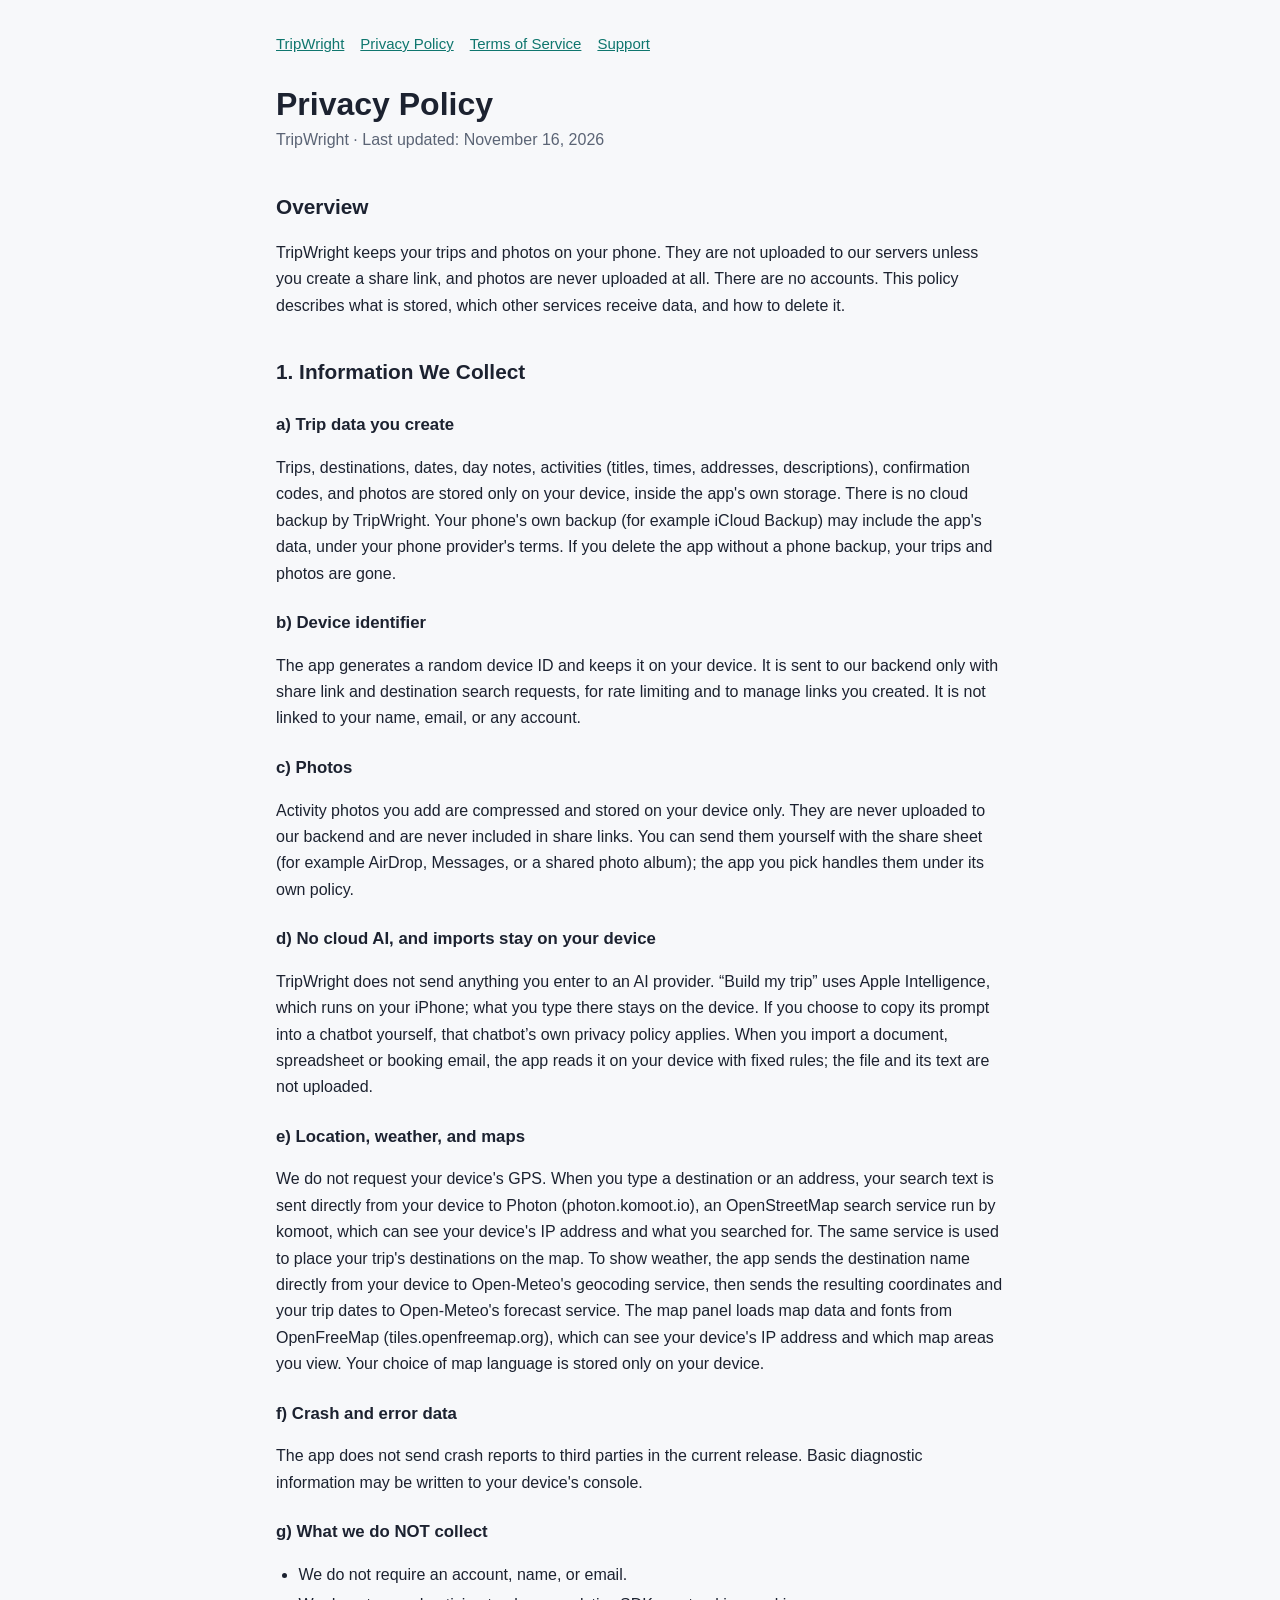
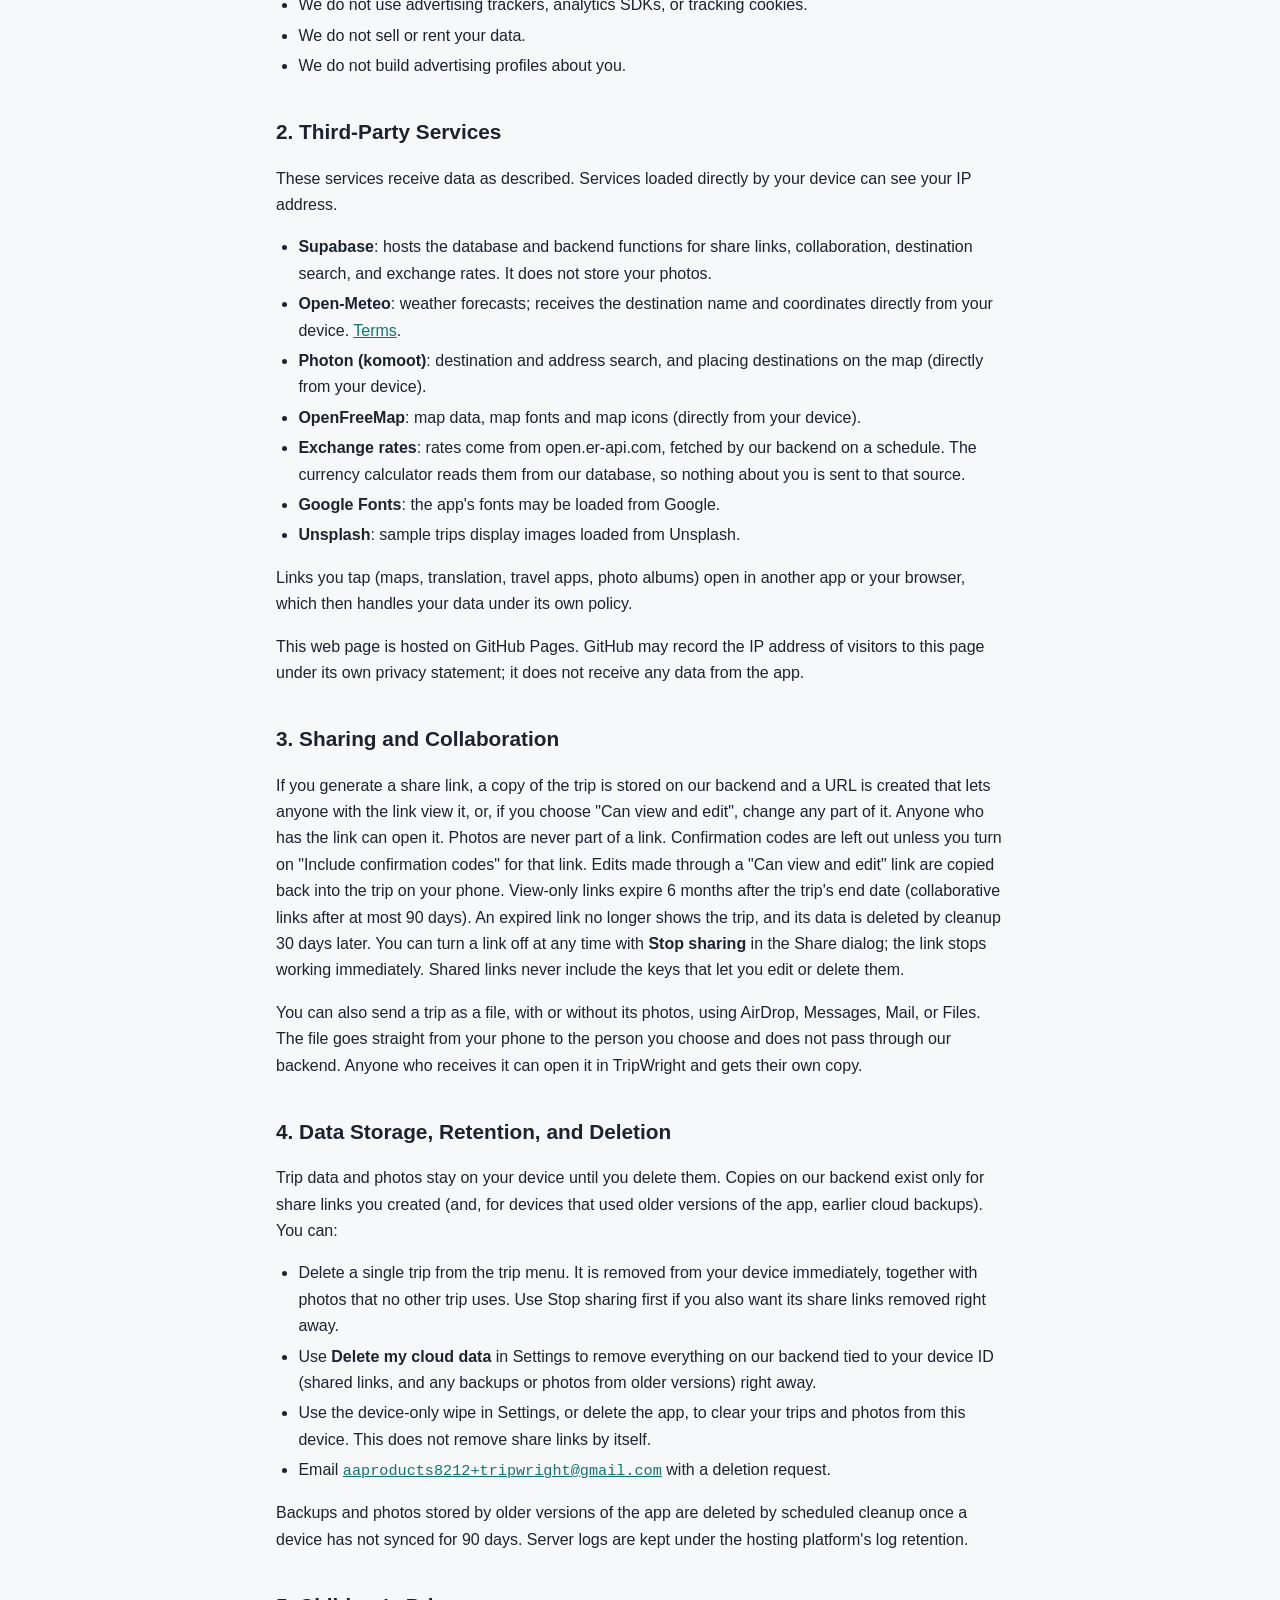
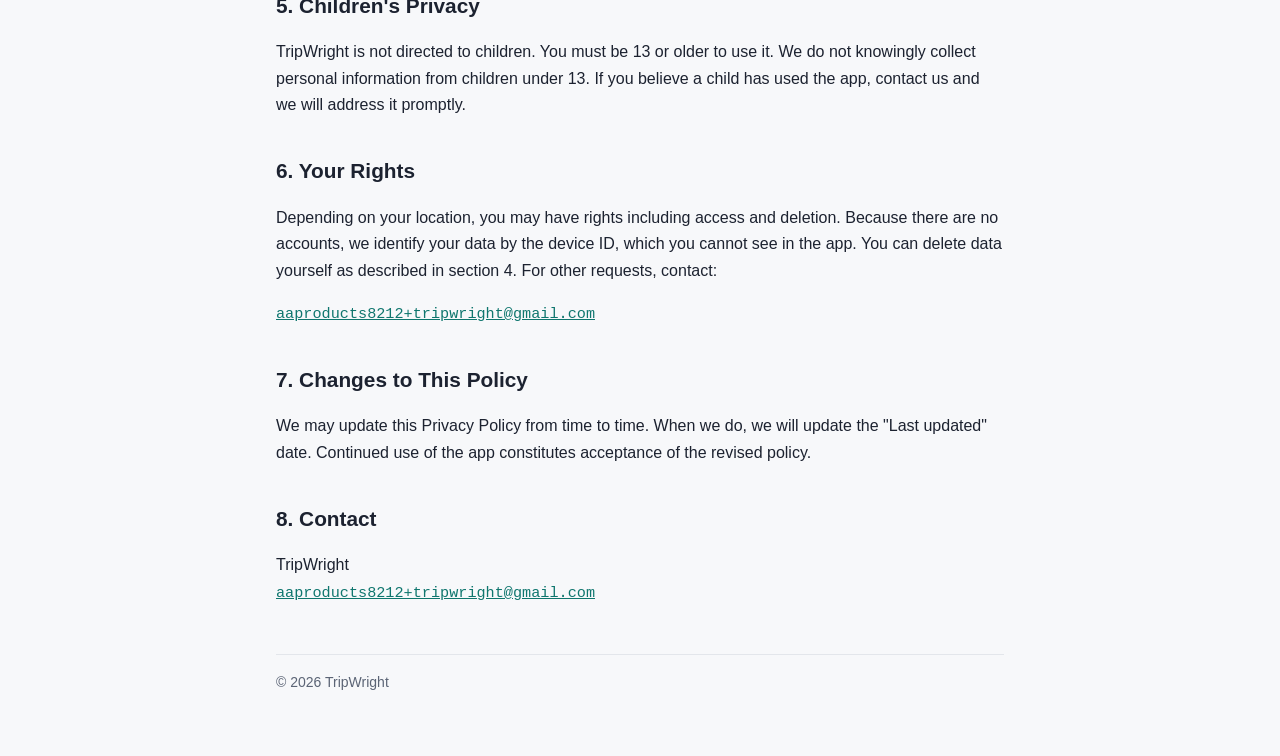
<file: privacy/index.html>
<!doctype html>
<html lang="en">
<head>
<meta charset="utf-8">
<meta name="viewport" content="width=device-width, initial-scale=1">
<title>TripWright Privacy Policy</title>
<meta name="description" content="How TripWright handles your data: trips and photos stay on your phone, no accounts, no cloud AI, no tracking.">
<link rel="stylesheet" href="../style.css">
</head>
<body>
<main>
<nav><a href="../">TripWright</a><a href="../privacy/">Privacy Policy</a><a href="../terms/">Terms of Service</a><a href="../#support">Support</a></nav>
<article>
<h1>Privacy Policy</h1>
<p class="meta">TripWright · Last updated: November 16, 2026</p>

<h2>Overview</h2>
<p>TripWright keeps your trips and photos on your phone. They are not uploaded to our servers unless you create a share link, and photos are never uploaded at all. There are no accounts. This policy describes what is stored, which other services receive data, and how to delete it.</p>

<h2>1. Information We Collect</h2>
<h3>a) Trip data you create</h3>
<p>Trips, destinations, dates, day notes, activities (titles, times, addresses, descriptions), confirmation codes, and photos are stored only on your device, inside the app's own storage. There is no cloud backup by TripWright. Your phone's own backup (for example iCloud Backup) may include the app's data, under your phone provider's terms. If you delete the app without a phone backup, your trips and photos are gone.</p>

<h3>b) Device identifier</h3>
<p>The app generates a random device ID and keeps it on your device. It is sent to our backend only with share link and destination search requests, for rate limiting and to manage links you created. It is not linked to your name, email, or any account.</p>

<h3>c) Photos</h3>
<p>Activity photos you add are compressed and stored on your device only. They are never uploaded to our backend and are never included in share links. You can send them yourself with the share sheet (for example AirDrop, Messages, or a shared photo album); the app you pick handles them under its own policy.</p>

<h3>d) No cloud AI, and imports stay on your device</h3>
<p>TripWright does not send anything you enter to an AI provider. &ldquo;Build my trip&rdquo; uses Apple Intelligence, which runs on your iPhone; what you type there stays on the device. If you choose to copy its prompt into a chatbot yourself, that chatbot&rsquo;s own privacy policy applies. When you import a document, spreadsheet or booking email, the app reads it on your device with fixed rules; the file and its text are not uploaded.</p>

<h3>e) Location, weather, and maps</h3>
<p>We do not request your device's GPS. When you type a destination or an address, your search text is sent directly from your device to Photon (photon.komoot.io), an OpenStreetMap search service run by komoot, which can see your device's IP address and what you searched for. The same service is used to place your trip's destinations on the map. To show weather, the app sends the destination name directly from your device to Open-Meteo's geocoding service, then sends the resulting coordinates and your trip dates to Open-Meteo's forecast service. The map panel loads map data and fonts from OpenFreeMap (tiles.openfreemap.org), which can see your device's IP address and which map areas you view. Your choice of map language is stored only on your device.</p>

<h3>f) Crash and error data</h3>
<p>The app does not send crash reports to third parties in the current release. Basic diagnostic information may be written to your device's console.</p>

<h3>g) What we do NOT collect</h3>
<ul>
<li>We do not require an account, name, or email.</li>
<li>We do not use advertising trackers, analytics SDKs, or tracking cookies.</li>
<li>We do not sell or rent your data.</li>
<li>We do not build advertising profiles about you.</li>
</ul>

<h2>2. Third-Party Services</h2>
<p>These services receive data as described. Services loaded directly by your device can see your IP address.</p>
<ul>
<li><strong>Supabase</strong>: hosts the database and backend functions for share links, collaboration, destination search, and exchange rates. It does not store your photos.</li>
<li><strong>Open-Meteo</strong>: weather forecasts; receives the destination name and coordinates directly from your device. <a href="https://open-meteo.com/en/terms">Terms</a>.</li>
<li><strong>Photon (komoot)</strong>: destination and address search, and placing destinations on the map (directly from your device).</li>
<li><strong>OpenFreeMap</strong>: map data, map fonts and map icons (directly from your device).</li>
<li><strong>Exchange rates</strong>: rates come from open.er-api.com, fetched by our backend on a schedule. The currency calculator reads them from our database, so nothing about you is sent to that source.</li>
<li><strong>Google Fonts</strong>: the app's fonts may be loaded from Google.</li>
<li><strong>Unsplash</strong>: sample trips display images loaded from Unsplash.</li>
</ul>
<p>Links you tap (maps, translation, travel apps, photo albums) open in another app or your browser, which then handles your data under its own policy.</p>
<p>This web page is hosted on GitHub Pages. GitHub may record the IP address of visitors to this page under its own privacy statement; it does not receive any data from the app.</p>

<h2>3. Sharing and Collaboration</h2>
<p>If you generate a share link, a copy of the trip is stored on our backend and a URL is created that lets anyone with the link view it, or, if you choose "Can view and edit", change any part of it. Anyone who has the link can open it. Photos are never part of a link. Confirmation codes are left out unless you turn on "Include confirmation codes" for that link. Edits made through a "Can view and edit" link are copied back into the trip on your phone. View-only links expire 6 months after the trip's end date (collaborative links after at most 90 days). An expired link no longer shows the trip, and its data is deleted by cleanup 30 days later. You can turn a link off at any time with <strong>Stop sharing</strong> in the Share dialog; the link stops working immediately. Shared links never include the keys that let you edit or delete them.</p>
<p>You can also send a trip as a file, with or without its photos, using AirDrop, Messages, Mail, or Files. The file goes straight from your phone to the person you choose and does not pass through our backend. Anyone who receives it can open it in TripWright and gets their own copy.</p>

<h2>4. Data Storage, Retention, and Deletion</h2>
<p>Trip data and photos stay on your device until you delete them. Copies on our backend exist only for share links you created (and, for devices that used older versions of the app, earlier cloud backups). You can:</p>
<ul>
<li>Delete a single trip from the trip menu. It is removed from your device immediately, together with photos that no other trip uses. Use Stop sharing first if you also want its share links removed right away.</li>
<li>Use <strong>Delete my cloud data</strong> in Settings to remove everything on our backend tied to your device ID (shared links, and any backups or photos from older versions) right away.</li>
<li>Use the device-only wipe in Settings, or delete the app, to clear your trips and photos from this device. This does not remove share links by itself.</li>
<li>Email <a class="mail" href="mailto:aaproducts8212+tripwright@gmail.com">aaproducts8212+tripwright@gmail.com</a> with a deletion request.</li>
</ul>
<p>Backups and photos stored by older versions of the app are deleted by scheduled cleanup once a device has not synced for 90 days. Server logs are kept under the hosting platform's log retention.</p>

<h2>5. Children's Privacy</h2>
<p>TripWright is not directed to children. You must be 13 or older to use it. We do not knowingly collect personal information from children under 13. If you believe a child has used the app, contact us and we will address it promptly.</p>

<h2>6. Your Rights</h2>
<p>Depending on your location, you may have rights including access and deletion. Because there are no accounts, we identify your data by the device ID, which you cannot see in the app. You can delete data yourself as described in section 4. For other requests, contact:</p>
<p><a class="mail" href="mailto:aaproducts8212+tripwright@gmail.com">aaproducts8212+tripwright@gmail.com</a></p>

<h2>7. Changes to This Policy</h2>
<p>We may update this Privacy Policy from time to time. When we do, we will update the "Last updated" date. Continued use of the app constitutes acceptance of the revised policy.</p>

<h2>8. Contact</h2>
<p>TripWright<br><a class="mail" href="mailto:aaproducts8212+tripwright@gmail.com">aaproducts8212+tripwright@gmail.com</a></p>
</article>
<footer>© 2026 TripWright</footer>
</main>
</body>
</html>
</file>
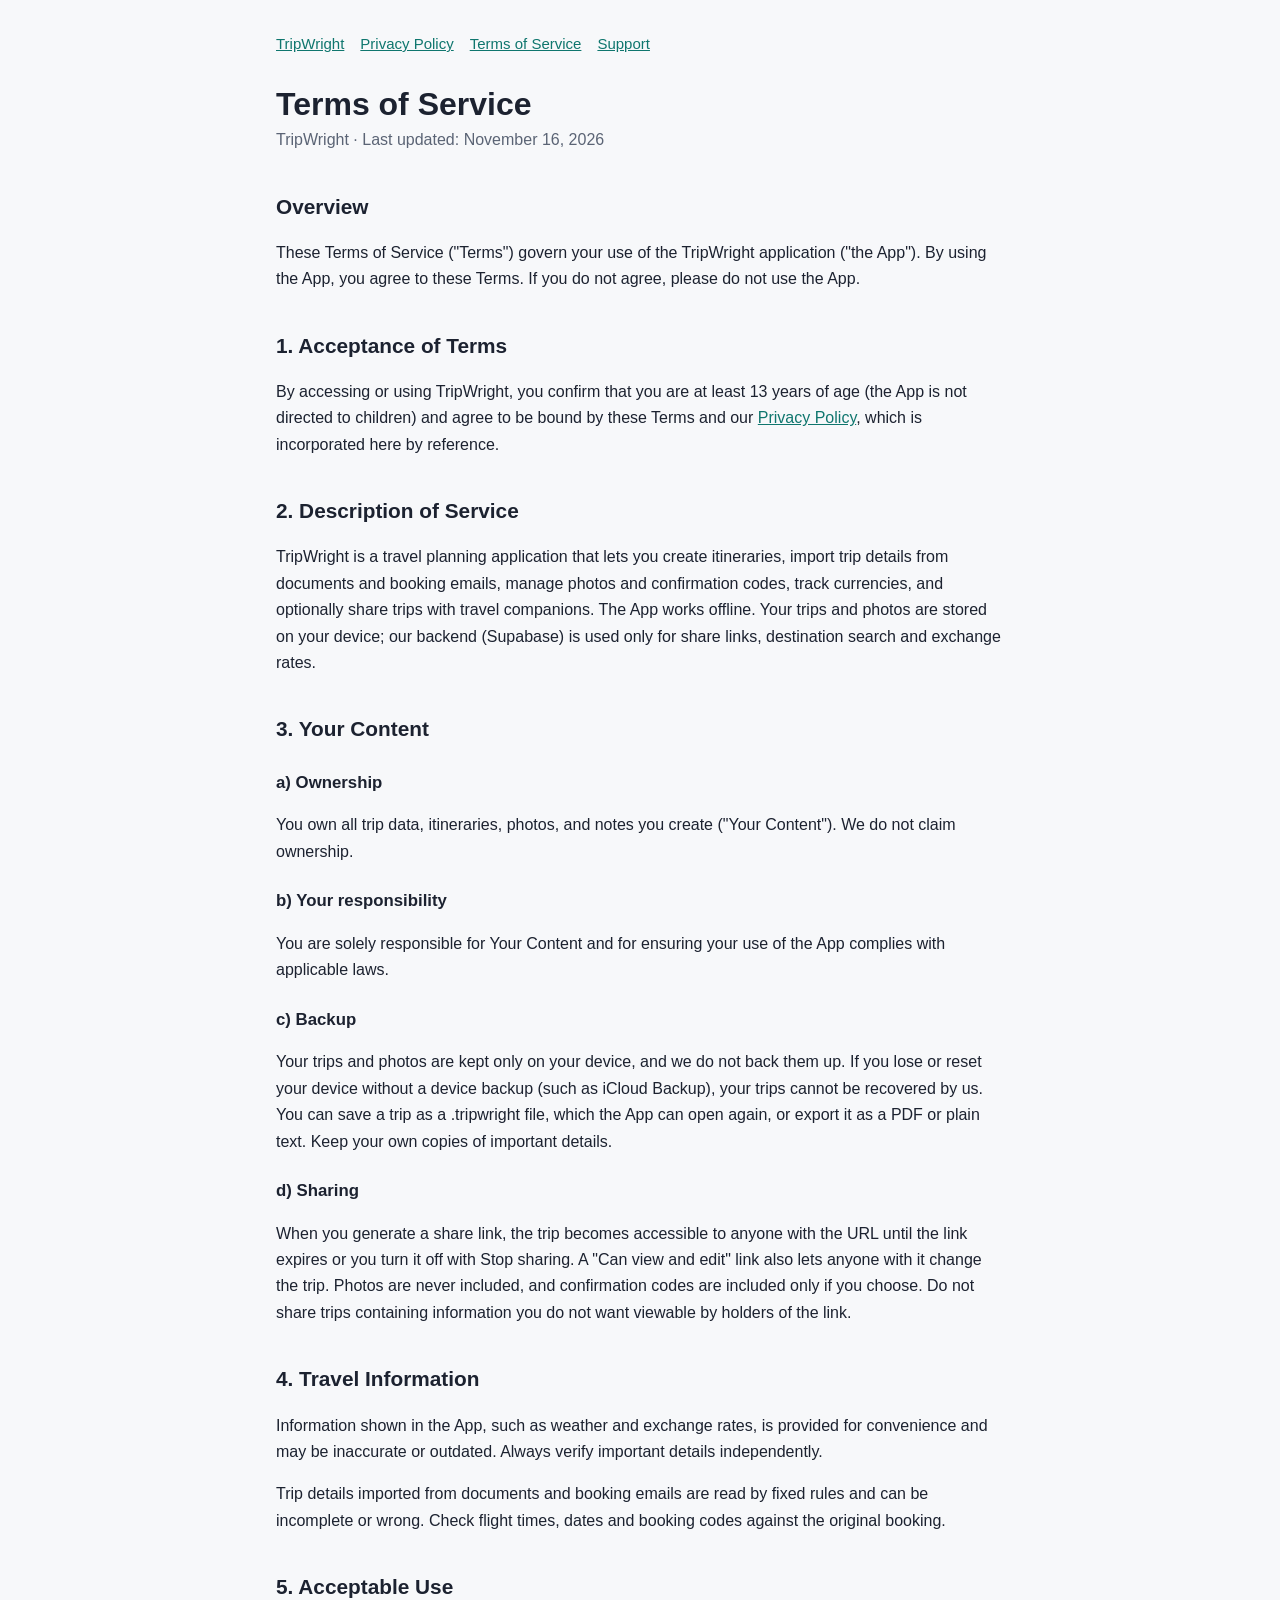
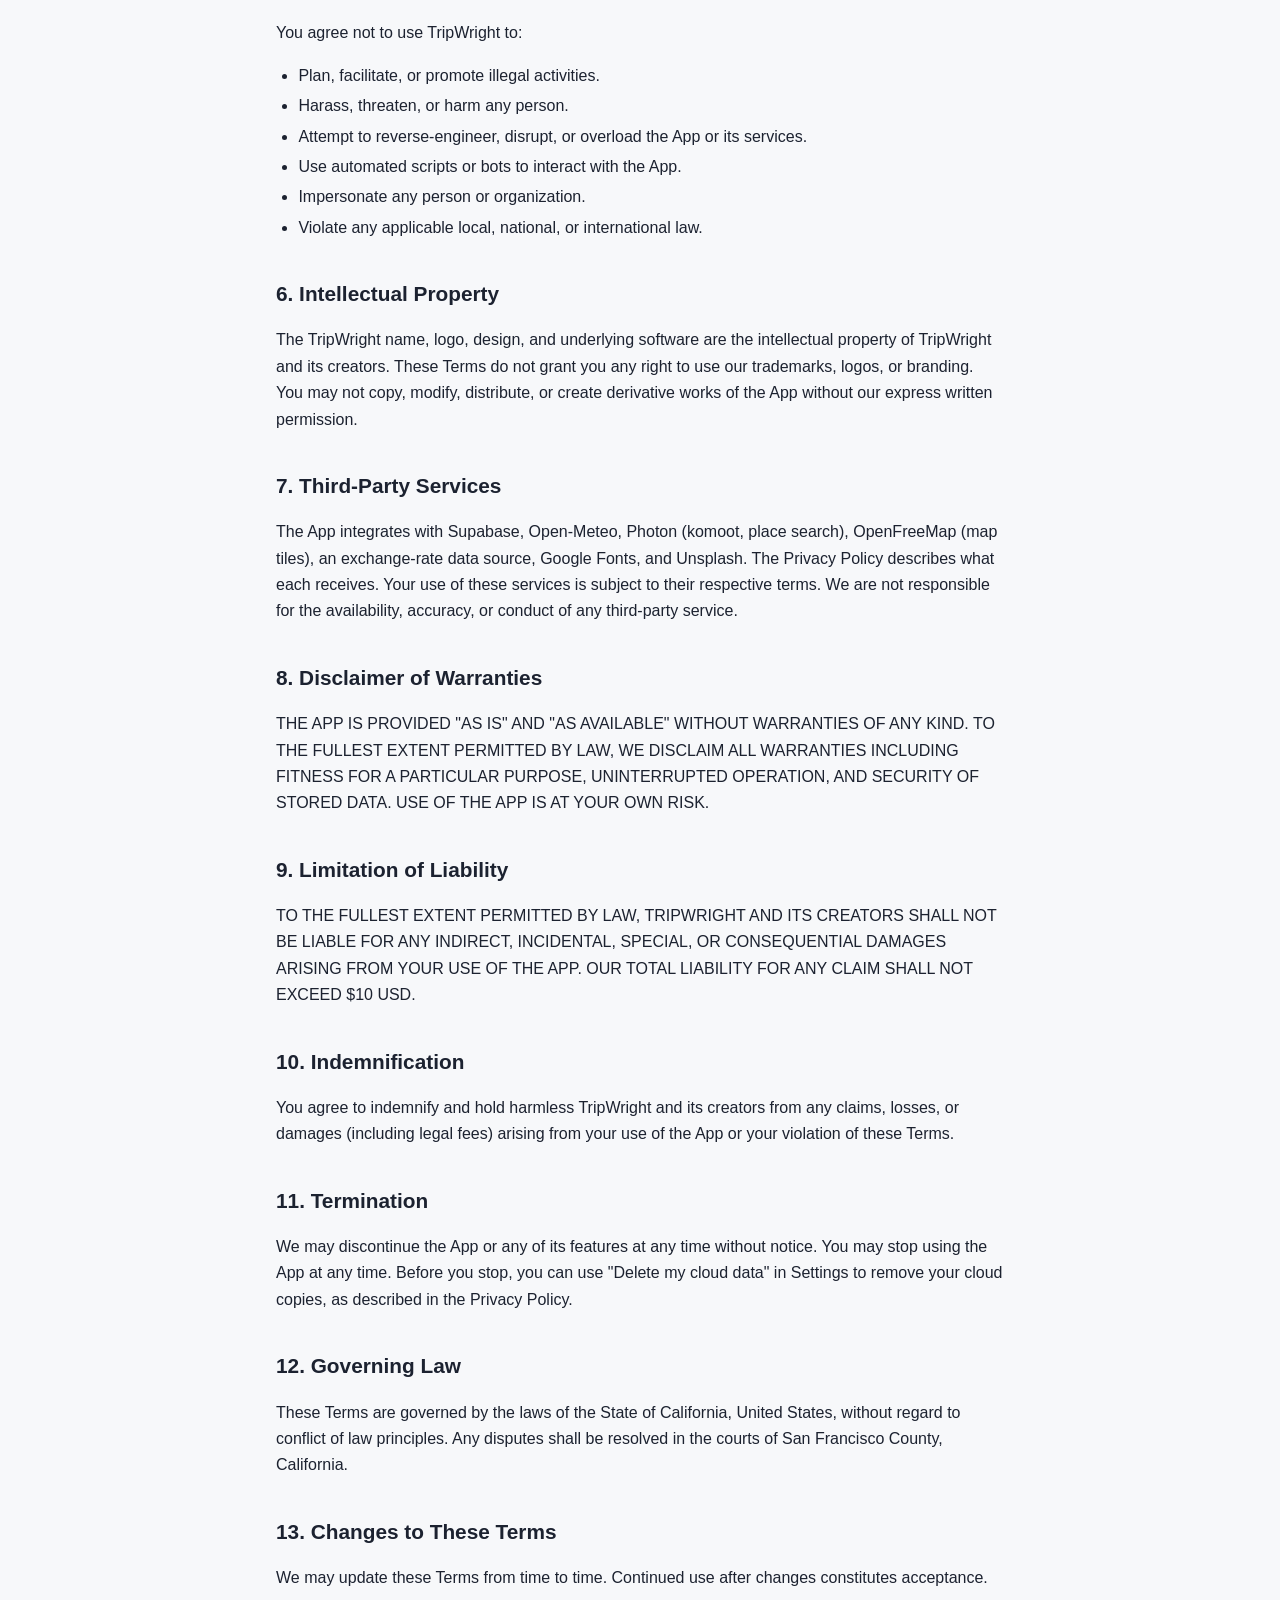
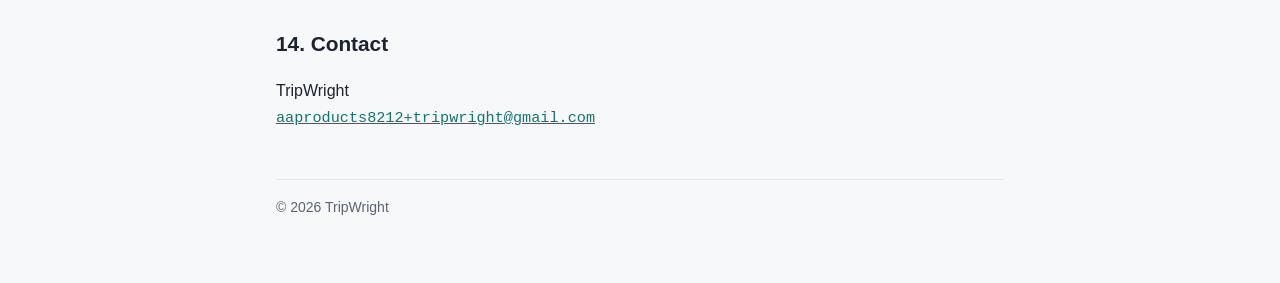
<file: terms/index.html>
<!doctype html>
<html lang="en">
<head>
<meta charset="utf-8">
<meta name="viewport" content="width=device-width, initial-scale=1">
<title>TripWright Terms of Service</title>
<meta name="description" content="Terms of Service for the TripWright travel planning app.">
<link rel="stylesheet" href="../style.css">
</head>
<body>
<main>
<nav><a href="../">TripWright</a><a href="../privacy/">Privacy Policy</a><a href="../terms/">Terms of Service</a><a href="../#support">Support</a></nav>
<article>
<h1>Terms of Service</h1>
<p class="meta">TripWright · Last updated: November 16, 2026</p>

<h2>Overview</h2>
<p>These Terms of Service ("Terms") govern your use of the TripWright application ("the App"). By using the App, you agree to these Terms. If you do not agree, please do not use the App.</p>

<h2>1. Acceptance of Terms</h2>
<p>By accessing or using TripWright, you confirm that you are at least 13 years of age (the App is not directed to children) and agree to be bound by these Terms and our <a href="../privacy/">Privacy Policy</a>, which is incorporated here by reference.</p>

<h2>2. Description of Service</h2>
<p>TripWright is a travel planning application that lets you create itineraries, import trip details from documents and booking emails, manage photos and confirmation codes, track currencies, and optionally share trips with travel companions. The App works offline. Your trips and photos are stored on your device; our backend (Supabase) is used only for share links, destination search and exchange rates.</p>

<h2>3. Your Content</h2>
<h3>a) Ownership</h3>
<p>You own all trip data, itineraries, photos, and notes you create ("Your Content"). We do not claim ownership.</p>
<h3>b) Your responsibility</h3>
<p>You are solely responsible for Your Content and for ensuring your use of the App complies with applicable laws.</p>
<h3>c) Backup</h3>
<p>Your trips and photos are kept only on your device, and we do not back them up. If you lose or reset your device without a device backup (such as iCloud Backup), your trips cannot be recovered by us. You can save a trip as a .tripwright file, which the App can open again, or export it as a PDF or plain text. Keep your own copies of important details.</p>
<h3>d) Sharing</h3>
<p>When you generate a share link, the trip becomes accessible to anyone with the URL until the link expires or you turn it off with Stop sharing. A "Can view and edit" link also lets anyone with it change the trip. Photos are never included, and confirmation codes are included only if you choose. Do not share trips containing information you do not want viewable by holders of the link.</p>

<h2>4. Travel Information</h2>
<p>Information shown in the App, such as weather and exchange rates, is provided for convenience and may be inaccurate or outdated. Always verify important details independently.</p>
<p>Trip details imported from documents and booking emails are read by fixed rules and can be incomplete or wrong. Check flight times, dates and booking codes against the original booking.</p>

<h2>5. Acceptable Use</h2>
<p>You agree not to use TripWright to:</p>
<ul>
<li>Plan, facilitate, or promote illegal activities.</li>
<li>Harass, threaten, or harm any person.</li>
<li>Attempt to reverse-engineer, disrupt, or overload the App or its services.</li>
<li>Use automated scripts or bots to interact with the App.</li>
<li>Impersonate any person or organization.</li>
<li>Violate any applicable local, national, or international law.</li>
</ul>

<h2>6. Intellectual Property</h2>
<p>The TripWright name, logo, design, and underlying software are the intellectual property of TripWright and its creators. These Terms do not grant you any right to use our trademarks, logos, or branding. You may not copy, modify, distribute, or create derivative works of the App without our express written permission.</p>

<h2>7. Third-Party Services</h2>
<p>The App integrates with Supabase, Open-Meteo, Photon (komoot, place search), OpenFreeMap (map tiles), an exchange-rate data source, Google Fonts, and Unsplash. The Privacy Policy describes what each receives. Your use of these services is subject to their respective terms. We are not responsible for the availability, accuracy, or conduct of any third-party service.</p>

<h2>8. Disclaimer of Warranties</h2>
<p>THE APP IS PROVIDED "AS IS" AND "AS AVAILABLE" WITHOUT WARRANTIES OF ANY KIND. TO THE FULLEST EXTENT PERMITTED BY LAW, WE DISCLAIM ALL WARRANTIES INCLUDING FITNESS FOR A PARTICULAR PURPOSE, UNINTERRUPTED OPERATION, AND SECURITY OF STORED DATA. USE OF THE APP IS AT YOUR OWN RISK.</p>

<h2>9. Limitation of Liability</h2>
<p>TO THE FULLEST EXTENT PERMITTED BY LAW, TRIPWRIGHT AND ITS CREATORS SHALL NOT BE LIABLE FOR ANY INDIRECT, INCIDENTAL, SPECIAL, OR CONSEQUENTIAL DAMAGES ARISING FROM YOUR USE OF THE APP. OUR TOTAL LIABILITY FOR ANY CLAIM SHALL NOT EXCEED $10 USD.</p>

<h2>10. Indemnification</h2>
<p>You agree to indemnify and hold harmless TripWright and its creators from any claims, losses, or damages (including legal fees) arising from your use of the App or your violation of these Terms.</p>

<h2>11. Termination</h2>
<p>We may discontinue the App or any of its features at any time without notice. You may stop using the App at any time. Before you stop, you can use "Delete my cloud data" in Settings to remove your cloud copies, as described in the Privacy Policy.</p>

<h2>12. Governing Law</h2>
<p>These Terms are governed by the laws of the State of California, United States, without regard to conflict of law principles. Any disputes shall be resolved in the courts of San Francisco County, California.</p>

<h2>13. Changes to These Terms</h2>
<p>We may update these Terms from time to time. Continued use after changes constitutes acceptance.</p>

<h2>14. Contact</h2>
<p>TripWright<br><a class="mail" href="mailto:aaproducts8212+tripwright@gmail.com">aaproducts8212+tripwright@gmail.com</a></p>
</article>
<footer>© 2026 TripWright</footer>
</main>
</body>
</html>
</file>
<file: style.css>
:root{--bg:#f7f8fa;--fg:#1c2230;--muted:#5b6475;--accent:#0f766e;--card:#ffffff;--line:#e3e6eb}
@media (prefers-color-scheme:dark){:root{--bg:#11151c;--fg:#e6e9ef;--muted:#9aa3b2;--accent:#5eead4;--card:#1a2029;--line:#2a313c}}
*{box-sizing:border-box}
body{margin:0;background:var(--bg);color:var(--fg);font:16px/1.65 -apple-system,BlinkMacSystemFont,"Segoe UI",Roboto,Helvetica,Arial,sans-serif}
main{max-width:760px;margin:0 auto;padding:32px 16px 64px}
nav{display:flex;gap:16px;flex-wrap:wrap;margin-bottom:28px;font-size:15px}
a{color:var(--accent)}
h1{font-size:2rem;line-height:1.2;margin:0 0 4px}
h2{font-size:1.3rem;margin:36px 0 10px}
h3{font-size:1.05rem;margin:22px 0 6px}
.meta{color:var(--muted);margin:0 0 24px}
ul{padding-left:1.4em}
li{margin:4px 0}
code,.mail{font-family:ui-monospace,SFMono-Regular,Menlo,monospace;font-size:.95em;word-break:break-all}
.card{background:var(--card);border:1px solid var(--line);border-radius:12px;padding:20px;margin:20px 0}
footer{margin-top:48px;color:var(--muted);font-size:14px;border-top:1px solid var(--line);padding-top:16px}
</file>
